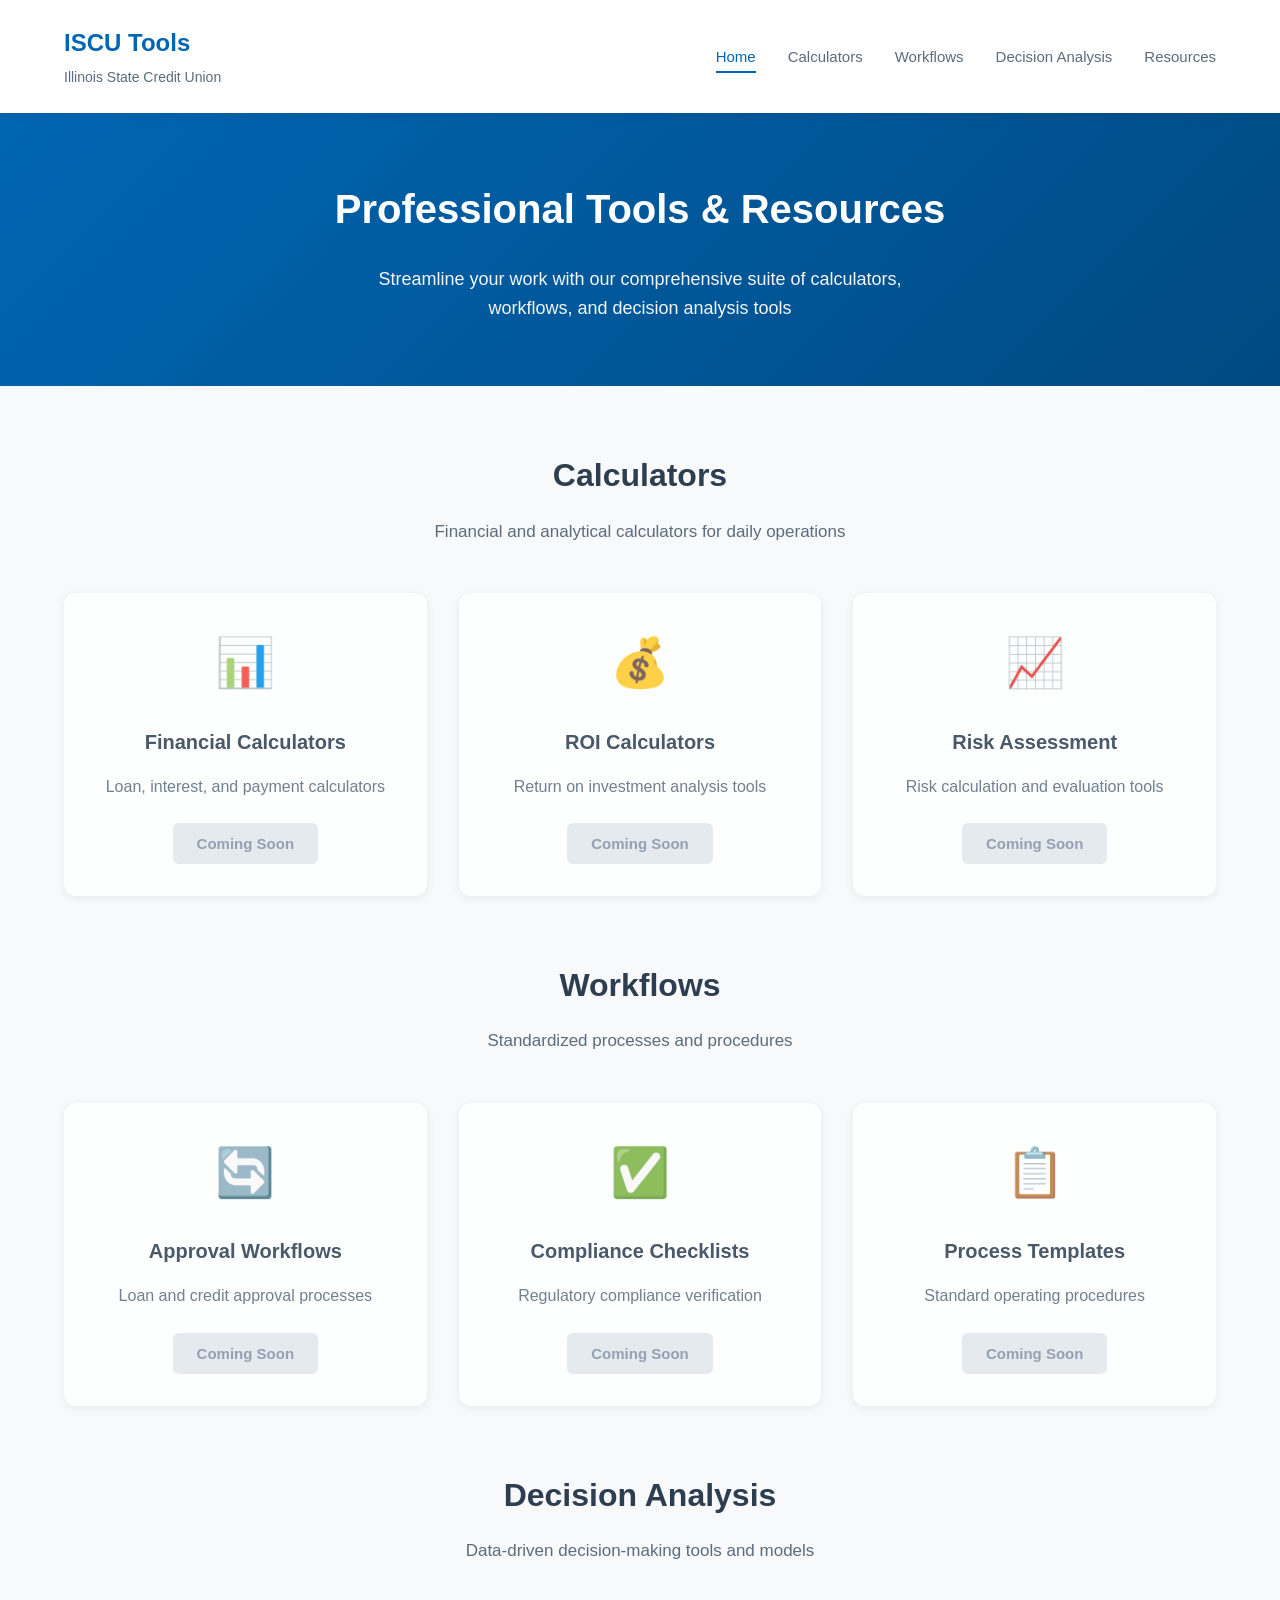
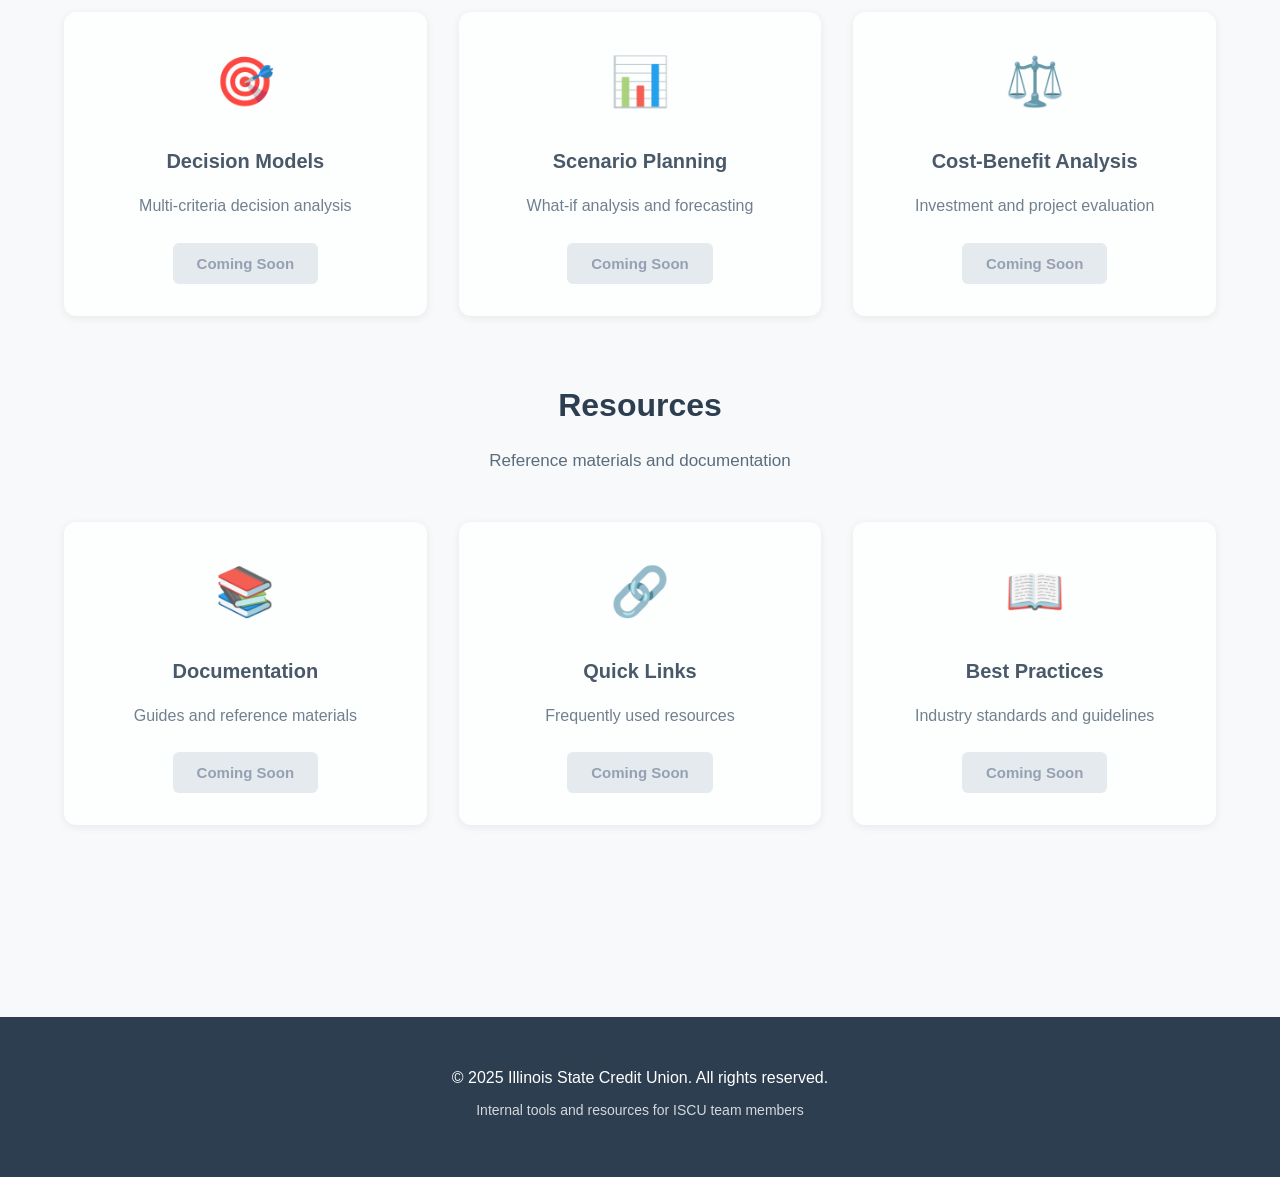
<file: index.html>
<!DOCTYPE html>
<html lang="en">
<head>
    <meta charset="UTF-8">
    <meta name="viewport" content="width=device-width, initial-scale=1.0">
    <title>Illinois State Credit Union - Tools & Resources</title>
    <meta name="description" content="Professional tools, calculators, and decision analysis resources for Illinois State Credit Union">
    <link rel="stylesheet" href="css/styles.css">
</head>
<body>
    <!-- Header -->
    <header class="main-header">
        <div class="container">
            <div class="header-content">
                <div class="logo">
                    <h1>ISCU Tools</h1>
                    <p class="subtitle">Illinois State Credit Union</p>
                </div>
                <button class="mobile-menu-toggle" aria-label="Toggle navigation">
                    <span></span>
                    <span></span>
                    <span></span>
                </button>
                <nav class="main-nav">
                    <ul>
                        <li><a href="#home" class="active">Home</a></li>
                        <li><a href="#calculators">Calculators</a></li>
                        <li><a href="#workflows">Workflows</a></li>
                        <li><a href="#analysis">Decision Analysis</a></li>
                        <li><a href="#resources">Resources</a></li>
                    </ul>
                </nav>
            </div>
        </div>
    </header>

    <!-- Hero Section -->
    <section id="home" class="hero">
        <div class="container">
            <div class="hero-content">
                <h2>Professional Tools & Resources</h2>
                <p>Streamline your work with our comprehensive suite of calculators, workflows, and decision analysis tools</p>
            </div>
        </div>
    </section>

    <!-- Main Content -->
    <main class="main-content">
        <div class="container">

            <!-- Calculators Section -->
            <section id="calculators" class="tool-section">
                <div class="section-header">
                    <h2>Calculators</h2>
                    <p>Financial and analytical calculators for daily operations</p>
                </div>
                <div class="tool-grid">
                    <div class="tool-card placeholder">
                        <div class="tool-icon">📊</div>
                        <h3>Financial Calculators</h3>
                        <p>Loan, interest, and payment calculators</p>
                        <button class="btn-primary" disabled>Coming Soon</button>
                    </div>
                    <div class="tool-card placeholder">
                        <div class="tool-icon">💰</div>
                        <h3>ROI Calculators</h3>
                        <p>Return on investment analysis tools</p>
                        <button class="btn-primary" disabled>Coming Soon</button>
                    </div>
                    <div class="tool-card placeholder">
                        <div class="tool-icon">📈</div>
                        <h3>Risk Assessment</h3>
                        <p>Risk calculation and evaluation tools</p>
                        <button class="btn-primary" disabled>Coming Soon</button>
                    </div>
                </div>
            </section>

            <!-- Workflows Section -->
            <section id="workflows" class="tool-section">
                <div class="section-header">
                    <h2>Workflows</h2>
                    <p>Standardized processes and procedures</p>
                </div>
                <div class="tool-grid">
                    <div class="tool-card placeholder">
                        <div class="tool-icon">🔄</div>
                        <h3>Approval Workflows</h3>
                        <p>Loan and credit approval processes</p>
                        <button class="btn-primary" disabled>Coming Soon</button>
                    </div>
                    <div class="tool-card placeholder">
                        <div class="tool-icon">✅</div>
                        <h3>Compliance Checklists</h3>
                        <p>Regulatory compliance verification</p>
                        <button class="btn-primary" disabled>Coming Soon</button>
                    </div>
                    <div class="tool-card placeholder">
                        <div class="tool-icon">📋</div>
                        <h3>Process Templates</h3>
                        <p>Standard operating procedures</p>
                        <button class="btn-primary" disabled>Coming Soon</button>
                    </div>
                </div>
            </section>

            <!-- Decision Analysis Section -->
            <section id="analysis" class="tool-section">
                <div class="section-header">
                    <h2>Decision Analysis</h2>
                    <p>Data-driven decision-making tools and models</p>
                </div>
                <div class="tool-grid">
                    <div class="tool-card placeholder">
                        <div class="tool-icon">🎯</div>
                        <h3>Decision Models</h3>
                        <p>Multi-criteria decision analysis</p>
                        <button class="btn-primary" disabled>Coming Soon</button>
                    </div>
                    <div class="tool-card placeholder">
                        <div class="tool-icon">📊</div>
                        <h3>Scenario Planning</h3>
                        <p>What-if analysis and forecasting</p>
                        <button class="btn-primary" disabled>Coming Soon</button>
                    </div>
                    <div class="tool-card placeholder">
                        <div class="tool-icon">⚖️</div>
                        <h3>Cost-Benefit Analysis</h3>
                        <p>Investment and project evaluation</p>
                        <button class="btn-primary" disabled>Coming Soon</button>
                    </div>
                </div>
            </section>

            <!-- Resources Section -->
            <section id="resources" class="tool-section">
                <div class="section-header">
                    <h2>Resources</h2>
                    <p>Reference materials and documentation</p>
                </div>
                <div class="tool-grid">
                    <div class="tool-card placeholder">
                        <div class="tool-icon">📚</div>
                        <h3>Documentation</h3>
                        <p>Guides and reference materials</p>
                        <button class="btn-primary" disabled>Coming Soon</button>
                    </div>
                    <div class="tool-card placeholder">
                        <div class="tool-icon">🔗</div>
                        <h3>Quick Links</h3>
                        <p>Frequently used resources</p>
                        <button class="btn-primary" disabled>Coming Soon</button>
                    </div>
                    <div class="tool-card placeholder">
                        <div class="tool-icon">📖</div>
                        <h3>Best Practices</h3>
                        <p>Industry standards and guidelines</p>
                        <button class="btn-primary" disabled>Coming Soon</button>
                    </div>
                </div>
            </section>

        </div>
    </main>

    <!-- Footer -->
    <footer class="main-footer">
        <div class="container">
            <div class="footer-content">
                <p>&copy; 2025 Illinois State Credit Union. All rights reserved.</p>
                <p class="footer-note">Internal tools and resources for ISCU team members</p>
            </div>
        </div>
    </footer>

    <script src="js/main.js"></script>
</body>
</html>
</file>
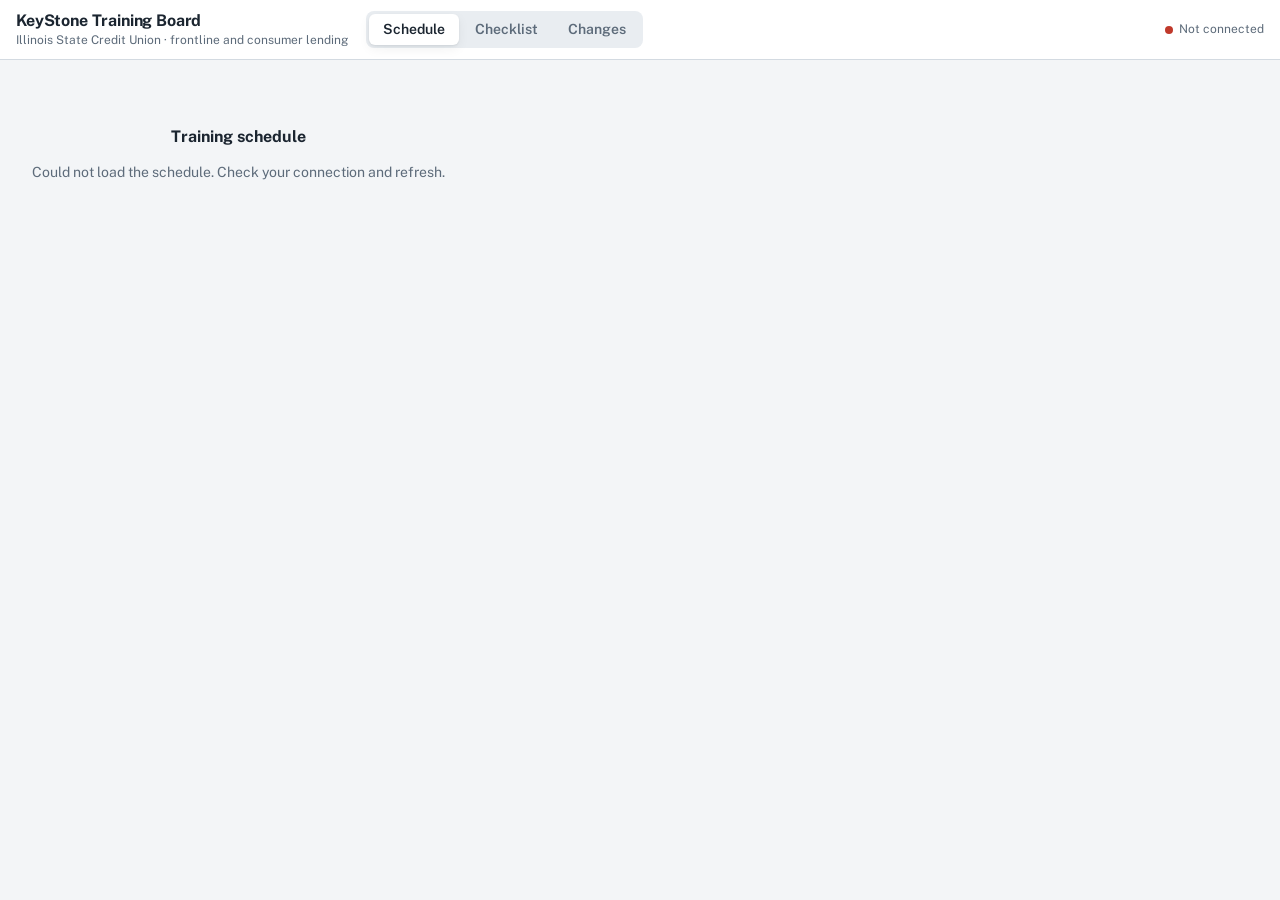
<file: training-board/index.html>
<!doctype html>
<html lang="en">
<head>
<meta charset="utf-8">
<meta name="viewport" content="width=device-width, initial-scale=1, viewport-fit=cover">
<meta name="robots" content="noindex">
<style>html{color-scheme:light}body{margin:0;font:14px system-ui,sans-serif}img{max-width:100%}[hidden]{display:none!important}</style>
<title>KeyStone Training Board</title>
<link rel="stylesheet" href="https://fonts.googleapis.com/css2?family=Public+Sans:wght@400;500;600;700&family=JetBrains+Mono:wght@400;500&display=swap">
<style>
/* Layout: a fixed top bar with two views; Schedule is a horizontally scrolling board of day columns, Checklist is a vertical list of sessions. */
:root {
  --bg: #f3f5f7;
  --surface: #ffffff;
  --surface-2: #e9edf1;
  --line: #d3dae1;
  --fg: #1b2530;
  --muted: #5d6b7a;
  --faint: #8b97a4;
  --accent: #1f5f8b;
  --accent-fg: #ffffff;
  --accent-soft: #e1edf6;
  --ok: #2b7a4b;
  --ok-soft: #e2f2e8;
  --warn: #a35a00;
  --drop: #cfe3f3;
  --shadow: 0 1px 2px rgba(20,30,40,.08), 0 4px 12px rgba(20,30,40,.06);
  --b-center: #1f5f8b;
  --b-airport: #b0562a;
  --b-wnco: #6b4fa0;
  --b-ottawa: #2b7a4b;
  --b-bsc: #b8860b;
  --b-call: #8a2f5e;
  --b-other: #6e7a86;
  --font: "Public Sans", system-ui, -apple-system, "Segoe UI", sans-serif;
  --mono: "JetBrains Mono", ui-monospace, Menlo, Consolas, monospace;
}
@media (prefers-color-scheme: dark) {
  :root:not([data-theme="light"]) {
    --bg: #141a20; --surface: #1d252d; --surface-2: #262f38; --line: #36414c;
    --fg: #e6ebf0; --muted: #a2adb8; --faint: #6f7b87;
    --accent: #6fb0e0; --accent-fg: #0e1a24; --accent-soft: #223647;
    --ok: #67c08a; --ok-soft: #1f3a2b; --warn: #e0a24a; --drop: #2a4258;
    --shadow: 0 1px 2px rgba(0,0,0,.4), 0 4px 12px rgba(0,0,0,.3);
    --b-center: #7cb8e6; --b-airport: #e8936a; --b-wnco: #b39ae0; --b-ottawa: #76c796; --b-bsc: #e0b84a; --b-call: #e07ab0; --b-other: #98a4b0;
    color-scheme: dark;
  }
}
:root[data-theme="dark"] {
  --bg: #141a20; --surface: #1d252d; --surface-2: #262f38; --line: #36414c;
  --fg: #e6ebf0; --muted: #a2adb8; --faint: #6f7b87;
  --accent: #6fb0e0; --accent-fg: #0e1a24; --accent-soft: #223647;
  --ok: #67c08a; --ok-soft: #1f3a2b; --warn: #e0a24a; --drop: #2a4258;
  --shadow: 0 1px 2px rgba(0,0,0,.4), 0 4px 12px rgba(0,0,0,.3);
  --b-center: #7cb8e6; --b-airport: #e8936a; --b-wnco: #b39ae0; --b-ottawa: #76c796; --b-bsc: #e0b84a; --b-call: #e07ab0; --b-other: #98a4b0;
  color-scheme: dark;
}
* { box-sizing: border-box; }
body { background: var(--bg); color: var(--fg); font-family: var(--font); font-size: 14px; line-height: 1.4; }
button, input, select { font: inherit; color: inherit; }
button { cursor: pointer; }
:focus-visible { outline: 2px solid var(--accent); outline-offset: 2px; }

.topbar { position: sticky; top: env(safe-area-inset-top, 0px); z-index: 20; background: var(--surface); border-bottom: 1px solid var(--line); padding: 10px 16px; display: flex; flex-wrap: wrap; align-items: center; gap: 10px 18px; }
.brand { display: flex; flex-direction: column; min-width: 0; }
.brand h1 { margin: 0; font-size: 16px; font-weight: 700; letter-spacing: -.01em; }
.brand .sub { color: var(--muted); font-size: 12px; }
.tabs { display: flex; gap: 2px; background: var(--surface-2); padding: 3px; border-radius: 8px; }
.tab { border: 0; background: transparent; padding: 6px 14px; border-radius: 6px; color: var(--muted); font-weight: 600; }
.tab[aria-selected="true"] { background: var(--surface); color: var(--fg); box-shadow: var(--shadow); }
.spacer { flex: 1; }
.stat { font-family: var(--mono); font-size: 12px; color: var(--muted); white-space: nowrap; }
.status { font-size: 12px; color: var(--muted); display: flex; align-items: center; gap: 6px; }
.status .dot { width: 8px; height: 8px; border-radius: 50%; background: var(--faint); }
.status.live .dot { background: var(--ok); }
.status.ro .dot { background: var(--warn); }
.status.err .dot { background: #c0392b; }
.btn { border: 1px solid var(--line); background: var(--surface); border-radius: 7px; padding: 6px 12px; font-weight: 600; font-size: 13px; }
.btn:hover { background: var(--surface-2); }
.btn.primary { background: var(--accent); color: var(--accent-fg); border-color: var(--accent); }
.btn.primary:hover { filter: brightness(1.08); }
.btn.small { padding: 4px 9px; font-size: 12px; }
.btn:disabled { opacity: .5; cursor: default; }

.view { padding-block: 14px 24px; }
.view[hidden] { display: none; }

/* ---------- Board ---------- */
.legend { display: flex; flex-wrap: wrap; gap: 6px 14px; padding: 0 16px 10px; font-size: 12px; color: var(--muted); align-items: center; }
.legend .hint { color: var(--faint); }
.bdot { display: inline-block; width: 8px; height: 8px; border-radius: 50%; margin-right: 5px; vertical-align: 1px; }
.board { display: flex; gap: 12px; overflow-x: auto; padding: 2px 16px 16px; scroll-snap-type: x proximity; align-items: flex-start; }
.col { flex: 0 0 236px; width: 236px; background: var(--surface-2); border: 1px solid var(--line); border-radius: 10px; display: flex; flex-direction: column; scroll-snap-align: start; min-height: 160px; transition: background .12s; }
.col.bench { background: transparent; border-style: dashed; }
.col.over { background: var(--drop); }
.colhead { padding: 10px 10px 8px; border-bottom: 1px solid var(--line); display: flex; flex-direction: column; gap: 6px; }
.colhead .row { display: flex; align-items: baseline; gap: 6px; }
.colhead .wd { font-weight: 700; font-size: 13px; }
.colhead .date { font-family: var(--mono); font-size: 12px; color: var(--muted); }
.colhead .time { font-family: var(--mono); font-size: 11px; color: var(--faint); border: 0; background: transparent; padding: 0 2px; width: 7.5em; min-width: 0; border-radius: 4px; }
.colhead .time:hover { background: var(--surface); color: var(--muted); }
.colhead .time:focus { background: var(--surface); color: var(--fg); outline: 1px solid var(--accent); }
.colhead .time::placeholder { color: var(--faint); }
.colhead span.time { width: auto; }
.part { font-size: 10px; font-weight: 700; letter-spacing: .06em; text-transform: uppercase; color: var(--accent); background: var(--accent-soft); border-radius: 4px; padding: 1px 5px; }
.colhead .count { margin-left: auto; font-family: var(--mono); font-size: 12px; color: var(--muted); }
.title-in { width: 100%; border: 1px solid transparent; background: var(--surface); border-radius: 6px; padding: 5px 7px; font-size: 13px; font-weight: 600; }
.title-in::placeholder { color: var(--faint); font-weight: 500; }
.title-in:hover { border-color: var(--line); }
.title-in:focus { border-color: var(--accent); outline: none; }
.titles { display: flex; flex-direction: column; gap: 4px; }
.titles .trow { display: flex; gap: 4px; align-items: center; }
.titles .trow .title-in { flex: 1; min-width: 0; }
.titles .trow .rm { border: 0; background: transparent; color: var(--faint); font-size: 14px; line-height: 1; padding: 2px 5px; border-radius: 5px; }
.titles .trow .rm:hover { color: var(--warn); background: var(--surface); }
.addt { border: 0; background: transparent; color: var(--accent); font-size: 11px; font-weight: 600; padding: 0; text-align: left; }
.addt:hover { text-decoration: underline; }
.loc { display: flex; align-items: center; gap: 6px; font-size: 11px; color: var(--muted); }
.loc .lbl { font-weight: 600; letter-spacing: .04em; text-transform: uppercase; font-size: 10px; }
.loc select { flex: 1; min-width: 0; border: 1px solid transparent; background: var(--surface); border-radius: 6px; padding: 3px 5px; font-size: 12px; font-weight: 600; color: var(--fg); }
.loc select:hover { border-color: var(--line); }
.loc select.unset { color: var(--faint); font-weight: 500; }
.loc .ro { font-weight: 600; color: var(--fg); font-size: 12px; }
.loc .ro.unset { color: var(--faint); font-weight: 500; }
.card .rt { grid-column: 1; margin-top: 4px; display: flex; align-items: center; gap: 4px; font-size: 11px; color: var(--muted); }
.card .rt select { flex: 1; min-width: 0; border: 1px solid var(--line); background: var(--surface-2); border-radius: 5px; padding: 2px 4px; font-size: 11px; font-weight: 600; color: var(--fg); }
.card .rt select.unset { color: var(--faint); font-weight: 500; }
.card .rt .ro { font-weight: 600; color: var(--fg); }
.card .rt .ro.unset { color: var(--faint); font-weight: 500; }
.card .moved { grid-column: 1; font-size: 10.5px; color: var(--warn); margin-top: 2px; white-space: nowrap; overflow: hidden; text-overflow: ellipsis; }
.cover { display: flex; flex-wrap: wrap; gap: 3px 8px; font-size: 11px; color: var(--muted); min-height: 14px; }
.cover span { white-space: nowrap; }
.cover b { font-weight: 600; color: var(--fg); }
.cards { padding: 8px; display: flex; flex-direction: column; gap: 6px; min-height: 48px; flex: 1; }
.card { background: var(--surface); border: 1px solid var(--line); border-radius: 8px; padding: 7px 8px 7px 10px; box-shadow: var(--shadow); cursor: grab; position: relative; display: grid; grid-template-columns: 1fr auto; gap: 0 6px; user-select: none; -webkit-user-select: none; border-left: 3px solid var(--bc, var(--b-other)); }
.card:active { cursor: grabbing; }
.card.dragging { opacity: .35; }
.card .name { font-weight: 600; font-size: 13px; line-height: 1.25; }
.card .meta { grid-column: 1; font-size: 11px; color: var(--muted); margin-top: 2px; white-space: nowrap; overflow: hidden; text-overflow: ellipsis; }
.card .meta .br { color: var(--bc, var(--muted)); font-weight: 600; }
.card .done-mark { grid-column: 2; grid-row: 1 / span 4; align-self: center; color: var(--ok); font-size: 14px; font-weight: 700; display: none; }
.card.done .done-mark { display: block; }
.card .mv { grid-column: 2; grid-row: 1 / span 4; align-self: center; border: 0; background: transparent; color: var(--faint); border-radius: 5px; padding: 2px 4px; font-size: 14px; line-height: 1; opacity: 0; }
.card:hover .mv, .card:focus-within .mv { opacity: 1; }
.card.done .mv { display: none; }
.card.done:hover .mv { display: block; } .card.done:hover .done-mark { display: none; }
@media (hover: none) { .card .mv { opacity: 1; } }
.placeholder { height: 40px; border: 2px dashed var(--accent); border-radius: 8px; background: var(--accent-soft); }
.colfoot { padding: 4px 8px 8px; display: flex; gap: 6px; align-items: center; }
.colfoot .btn { flex: 1; color: var(--muted); border-color: transparent; background: transparent; font-weight: 500; text-align: left; }
.colfoot .btn:hover { background: var(--surface); border-color: var(--line); }
.colfoot .del { flex: 0; color: var(--faint); }
.addcol { flex: 0 0 180px; display: flex; align-items: flex-start; }
.empty { padding: 40px 16px; color: var(--muted); text-align: center; }
.empty h2 { font-size: 16px; margin: 0 0 6px; color: var(--fg); }

/* ---------- Checklist ---------- */
.wrap { max-width: 880px; margin: 0 auto; padding: 0 16px; }
.ctl { display: flex; flex-wrap: wrap; gap: 8px 16px; align-items: center; margin-bottom: 14px; }
.ctl .tabs { font-size: 13px; }
.overall { font-family: var(--mono); font-size: 12px; color: var(--muted); margin-left: auto; }
.sec { background: var(--surface); border: 1px solid var(--line); border-radius: 10px; margin-bottom: 12px; overflow: hidden; }
.sechead { padding: 10px 14px; display: grid; grid-template-columns: 1fr auto; gap: 2px 12px; align-items: center; border-bottom: 1px solid var(--line); }
.sechead .t { font-weight: 700; font-size: 14px; }
.sechead .t .untitled { color: var(--faint); font-weight: 500; }
.sechead .d { font-family: var(--mono); font-size: 12px; color: var(--muted); }
.sechead .prog { grid-column: 2; grid-row: 1 / span 2; display: flex; flex-direction: column; align-items: flex-end; gap: 4px; }
.sechead .prog .n { font-family: var(--mono); font-size: 12px; color: var(--muted); }
.bar { width: 110px; height: 6px; background: var(--surface-2); border-radius: 3px; overflow: hidden; }
.bar i { display: block; height: 100%; background: var(--ok); width: 0; transition: width .2s; }
.sec.complete .bar i { background: var(--ok); }
.sec.complete .sechead .t::after { content: " ✓"; color: var(--ok); }
.rows { display: grid; grid-template-columns: repeat(auto-fill, minmax(260px, 1fr)); }
.row-p { display: flex; align-items: center; gap: 10px; padding: 8px 14px; border-bottom: 1px solid var(--line); cursor: pointer; }
.row-p:hover { background: var(--surface-2); }
.row-p input { width: 17px; height: 17px; accent-color: var(--ok); margin: 0; flex: none; }
.row-p .nm { font-weight: 500; }
.row-p .br { font-size: 11px; color: var(--bc, var(--muted)); font-weight: 600; margin-left: 6px; }
.row-p.checked .nm { color: var(--muted); text-decoration: line-through; text-decoration-color: var(--line); }
.row-p .sub { font-size: 11px; color: var(--muted); }
.row-p[aria-disabled="true"] { cursor: default; }
.sechead .loc-tag { font-size: 11px; color: var(--muted); }
.sechead .loc-tag b { color: var(--fg); font-weight: 600; }

/* ---------- Changes ---------- */
.ctl .ctl-title { font-weight: 600; color: var(--muted); font-size: 13px; }
.logrow { display: grid; grid-template-columns: 120px 1fr; gap: 4px 14px; padding: 9px 14px; border-bottom: 1px solid var(--line); background: var(--surface); font-size: 13px; }
.logrow:first-child { border-radius: 10px 10px 0 0; }
.logrow:last-child { border-radius: 0 0 10px 10px; }
.logwrap { border: 1px solid var(--line); border-radius: 10px; overflow: hidden; }
.logrow .when { font-family: var(--mono); font-size: 11px; color: var(--muted); padding-top: 2px; }
.logrow .who { font-weight: 600; }
.logrow .what { color: var(--muted); }
.logrow .what b { color: var(--fg); font-weight: 600; }
.logrow.del .who { color: var(--warn); }
@media (max-width: 600px) { .logrow { grid-template-columns: 1fr; } }
.pop .danger { border: 0; background: transparent; color: var(--warn); font-size: 12px; font-weight: 600; padding: 0; text-align: left; }
.pop .danger:hover { text-decoration: underline; }
.btn.warn { background: var(--warn); border-color: var(--warn); color: #fff; }

/* ---------- Popover / dialog ---------- */
.pop { position: fixed; z-index: 50; background: var(--surface); border: 1px solid var(--line); border-radius: 10px; box-shadow: var(--shadow); padding: 12px; min-width: 240px; max-width: calc(100vw - 32px); display: flex; flex-direction: column; gap: 8px; }
.pop label { font-size: 11px; font-weight: 600; color: var(--muted); text-transform: uppercase; letter-spacing: .05em; }
.pop select, .pop input { width: 100%; border: 1px solid var(--line); background: var(--surface); border-radius: 6px; padding: 6px 8px; }
.pop .actions { display: flex; gap: 6px; justify-content: flex-end; margin-top: 2px; }
.pop .err { color: var(--warn); font-size: 12px; }
.backdrop { position: fixed; inset: 0; z-index: 40; }
.toast { position: fixed; left: 50%; bottom: calc(16px + env(safe-area-inset-bottom, 0px)); transform: translateX(-50%); background: var(--fg); color: var(--bg); padding: 8px 14px; border-radius: 8px; font-size: 13px; z-index: 60; box-shadow: var(--shadow); }
@media (max-width: 600px) {
  .col { flex-basis: 82vw; width: 82vw; }
  .topbar .sub { display: none; }
}
@media (prefers-reduced-motion: reduce) { * { transition: none !important; } }
</style>

</head>
<body>
<header class="topbar">
  <div class="brand">
    <h1>KeyStone Training Board</h1>
    <span class="sub">Illinois State Credit Union · frontline and consumer lending</span>
  </div>
  <div class="tabs" role="tablist">
    <button class="tab" id="tab-board" role="tab" aria-selected="true" data-view="board">Schedule</button>
    <button class="tab" id="tab-check" role="tab" aria-selected="false" data-view="check">Checklist</button>
    <button class="tab" id="tab-log" role="tab" aria-selected="false" data-view="log">Changes</button>
  </div>
  <div class="spacer"></div>
  <span class="stat" id="stat"></span>
  <span class="status" id="status"><span class="dot"></span><span id="status-text">Connecting…</span></span>
</header>

<section class="view" id="view-board">
  <div class="legend" id="legend"></div>
  <div class="board" id="board"></div>
</section>

<section class="view" id="view-check" hidden>
  <div class="wrap">
    <div class="ctl">
      <div class="tabs" role="tablist">
        <button class="tab" id="grp-session" role="tab" aria-selected="true" data-group="session">By training</button>
        <button class="tab" id="grp-person" role="tab" aria-selected="false" data-group="person">By person</button>
      </div>
      <span class="overall" id="overall"></span>
    </div>
    <div id="checklist"></div>
  </div>
</section>

<section class="view" id="view-log" hidden>
  <div class="wrap">
    <div class="ctl">
      <span class="ctl-title">Who was moved, from where, and when</span>
      <span class="overall" id="log-count"></span>
      <button class="btn small" id="log-clear" hidden>Clear history</button>
    </div>
    <div id="log"></div>
  </div>
</section>

<script>
(function () {
  'use strict';
  // ---------- state ----------
  const S = { sessions: {}, people: {}, ready: false, canWrite: null, view: 'board', group: 'session', db: null, dragging: null };
  const BENCH = 'unassigned';
  // B/N = Bloomington-Normal (Center St, BSC, Airport). Older branch names still map to the same color.
  const BRANCH_KEY = { 'B/N': 'center', 'Center': 'center', 'Airport': 'center', 'BSC': 'center', 'WNCO': 'wnco', 'Ottawa': 'ottawa', 'Call Center': 'call' };
  const BRANCH_ORDER = ['B/N', 'WNCO', 'Ottawa', 'Call Center'];
  const $ = (id) => document.getElementById(id);
  const el = (tag, cls, text) => { const e = document.createElement(tag); if (cls) e.className = cls; if (text != null) e.textContent = text; return e; };
  const bcolor = (branch) => 'var(--b-' + (BRANCH_KEY[branch] || 'other') + ')';
  const fullName = (p) => (p.first + ' ' + p.last).trim();
  const WD = ['Sun', 'Mon', 'Tue', 'Wed', 'Thu', 'Fri', 'Sat'];
  const MO = ['Jan', 'Feb', 'Mar', 'Apr', 'May', 'Jun', 'Jul', 'Aug', 'Sep', 'Oct', 'Nov', 'Dec'];
  function fmtDate(iso) {
    const [y, m, d] = iso.split('-').map(Number);
    const dt = new Date(y, m - 1, d);
    return { wd: WD[dt.getDay()], date: MO[m - 1] + ' ' + d };
  }
  function orderedSessions() {
    return Object.values(S.sessions).filter(s => s.id !== BENCH).sort((a, b) => (a.sort || '').localeCompare(b.sort || ''));
  }
  function personSort(a, b) { return (a.last + a.first).localeCompare(b.last + b.first); }

  // ---------- persistence (hosted: one JSON document behind /api/state) ----------
  const API = 'https://izdtdxokzvndkiuqbjyo.supabase.co/functions/v1/training-board/api';
  S.version = 0; S.token = ''; S.dirty = false; S.saving = false;
  let saveTimer = null;
  function setStatus(cls, text) { const st = $('status'); st.classList.remove('live', 'ro', 'err'); if (cls) st.classList.add(cls); $('status-text').textContent = text; }
  const LOCATIONS = ['Center St', 'Ottawa', 'Loves Park', 'Virtual (any location)'];
  const LOG_MAX = 400;
  S.log = [];
  function serialize() {
    const sessions = {};
    Object.values(S.sessions).forEach(s => {
      if (s.virtual && !s.people.length) return;
      const b = { date: s.date || '', part: s.part || '', sort: s.sort || '', titles: s.titles.slice(), start: s.start || '', people: s.people.slice(), done: Object.assign({}, s.done), moved: Object.assign({}, s.moved) };
      if (s.kind) b.kind = s.kind; sessions[s.id] = b;
    });
    const people = {};
    Object.values(S.people).forEach(p => { people[p.id] = { first: p.first, last: p.last, branch: p.branch, role: p.role || '', dept: p.dept || '', reportTo: p.reportTo || '' }; });
    return { people, sessions, log: S.log.slice(-LOG_MAX) };
  }
  function applyState(data, version) {
    const next = {};
    Object.entries(data.sessions || {}).forEach(([id, b]) => {
      let titles = Array.isArray(b.titles) ? b.titles.filter(t => typeof t === 'string') : [];
      if (!titles.length && b.title) titles = [b.title];
      if (!titles.length) titles = [''];
      next[id] = { id, date: b.date || '', part: b.part || '', sort: b.sort || '', titles, start: typeof b.start === 'string' ? b.start : '', people: Array.isArray(b.people) ? b.people.slice() : [], done: Object.assign({}, b.done || {}), moved: Object.assign({}, b.moved || {}), kind: b.kind || '' };
    });
    if (!next[BENCH]) next[BENCH] = { id: BENCH, date: '', part: '', sort: 'zzz', titles: [''], people: [], done: {}, moved: {}, kind: 'bench', virtual: true };
    S.sessions = next;
    const ppl = {};
    Object.entries(data.people || {}).forEach(([id, b]) => { ppl[id] = { id, first: b.first || '', last: b.last || '', branch: b.branch || '', role: b.role || '', dept: b.dept || '', reportTo: b.reportTo || '' }; });
    S.people = ppl; S.log = Array.isArray(data.log) ? data.log.slice(-LOG_MAX) : []; S.version = version; S.ready = true; render();
  }
  function shortLabel(s) { if (!s) return '?'; if (s.id === BENCH) return 'Unassigned'; const f = fmtDate(s.date); return f.wd + ' ' + f.date + (s.part ? ' ' + s.part : ''); }
  function logEvent(type, pid, from, to) {
    const p = S.people[pid];
    S.log.push({ at: Date.now(), type, pid, name: p ? fullName(p) : pid, from: from ? from.id : '', fromLabel: from ? shortLabel(from) : '', to: to ? to.id : '', toLabel: to ? shortLabel(to) : '' });
    if (S.log.length > LOG_MAX) S.log = S.log.slice(-LOG_MAX);
  }
  function scheduleSave() {
    if (!S.canWrite) return;
    S.dirty = true; setStatus('live', 'Saving…');
    clearTimeout(saveTimer); saveTimer = setTimeout(saveNow, 500);
  }
  async function saveNow() {
    if (!S.canWrite || S.saving) { if (S.dirty) { clearTimeout(saveTimer); saveTimer = setTimeout(saveNow, 400); } return; }
    S.saving = true; S.dirty = false;
    try {
      const res = await fetch(API + '/state', { method: 'PUT', headers: { 'Content-Type': 'application/json', 'X-Edit-Token': S.token }, body: JSON.stringify({ version: S.version, data: serialize() }) });
      if (res.status === 409) { const j = await res.json(); toast('The board changed in another window. Reloaded the latest version.'); applyState(j.data, j.version); }
      else if (res.status === 401) { setReadOnly(); toast('Your edit link is no longer valid.'); }
      else if (!res.ok) { throw new Error('HTTP ' + res.status); }
      else { const j = await res.json(); S.version = j.version; if (!S.dirty) setStatus('live', 'Saved · editing'); }
    } catch (e) { console.error(e); S.dirty = true; setStatus('err', 'Not saved. Retrying…'); clearTimeout(saveTimer); saveTimer = setTimeout(saveNow, 3000); }
    finally { S.saving = false; if (S.dirty) { clearTimeout(saveTimer); saveTimer = setTimeout(saveNow, 300); } }
  }
  const writeSession = () => scheduleSave();
  const writePerson = () => scheduleSave();
  const deleteSessionDoc = () => scheduleSave();
  function setReadOnly() { S.canWrite = false; S.token = ''; try { localStorage.removeItem('ktb-token'); } catch (e) {} setStatus('ro', 'View only'); render(); }
  async function poll() {
    if (S.dirty || S.saving) return;
    try {
      const res = await fetch(API + '/state?v=' + S.version, { cache: 'no-store' });
      if (!res.ok) return;
      const j = await res.json();
      if (j.unchanged || j.version === S.version) return;
      const a = document.activeElement; if (a && (a.tagName === 'SELECT' || (a.classList && (a.classList.contains('title-in') || a.classList.contains('time'))))) return;
      if (S.dragging) return;
      applyState(j.data, j.version);
    } catch (e) { /* offline; try again next tick */ }
  }
  async function connect() {
    // Edit mode: the private link carries ?edit=TOKEN once; it is kept in this browser afterwards.
    const u = new URL(location.href); const qt = u.searchParams.get('edit');
    if (qt) { S.token = qt; try { localStorage.setItem('ktb-token', qt); } catch (e) {} u.searchParams.delete('edit'); history.replaceState(null, '', u.pathname + (u.search || '') + u.hash); }
    else { try { S.token = localStorage.getItem('ktb-token') || ''; } catch (e) {} }
    if (S.token) {
      try { const r = await fetch(API + '/auth', { headers: { 'X-Edit-Token': S.token } }); S.canWrite = r.ok; } catch (e) { S.canWrite = false; }
      if (!S.canWrite) { S.token = ''; try { localStorage.removeItem('ktb-token'); } catch (e) {} }
    } else S.canWrite = false;
    setStatus(S.canWrite ? 'live' : 'ro', S.canWrite ? 'Editing' : 'View only');
    try {
      const res = await fetch(API + '/state', { cache: 'no-store' });
      if (!res.ok) throw new Error('HTTP ' + res.status);
      const j = await res.json(); applyState(j.data, j.version);
    } catch (e) { console.error(e); showEmpty('Could not load the schedule. Check your connection and refresh.'); setStatus('err', 'Not connected'); return; }
    setInterval(poll, 12000);
    document.addEventListener('visibilitychange', () => { if (!document.hidden) poll(); });
  }
  // ---------- mutations ----------
  function movePerson(pid, fromId, toId, index) {
    const from = S.sessions[fromId], to = S.sessions[toId];
    if (!from || !to) return;
    if (fromId === toId) {
      const cur = from.people.indexOf(pid); if (cur < 0) return;
      const arr = from.people.slice(); arr.splice(cur, 1);
      const idx = Math.max(0, Math.min(index == null ? arr.length : index, arr.length)); arr.splice(idx, 0, pid);
      if (arr.join() === from.people.join()) return;
      from.people = arr; render(); writeSession(fromId); return;
    }
    if (to.people.includes(pid)) { toast(fullName(S.people[pid] || { first: 'That person', last: '' }) + ' is already on that day.'); return; }
    from.people = from.people.filter(x => x !== pid); delete from.done[pid];
    // Remember the original day: if the person was already moved once, keep the first origin; moving back home clears it.
    const prev = from.moved[pid];
    const origin = (prev && prev.from) || fromId;
    const originLabel = S.sessions[origin] ? shortLabel(S.sessions[origin]) : ((prev && prev.fromLabel) || shortLabel(from));
    delete from.moved[pid];
    if (origin === toId) delete to.moved[pid]; else to.moved[pid] = { from: origin, fromLabel: originLabel, at: Date.now() };
    const arr = to.people.slice(); arr.splice(Math.max(0, Math.min(index == null ? arr.length : index, arr.length)), 0, pid); to.people = arr;
    logEvent('move', pid, from, to);
    render();
    writeSession(toId);
    if (from.virtual && from.people.length === 0) return;
    writeSession(fromId);
  }
  function addToSession(sid, pid) {
    const s = S.sessions[sid]; if (!s) return;
    if (s.people.includes(pid)) { toast('Already on this day.'); return; }
    s.people = s.people.concat([pid]); logEvent('add', pid, null, s); render(); writeSession(sid);
  }
  function deletePerson(pid) {
    const p = S.people[pid]; if (!p) return;
    const days = Object.values(S.sessions).filter(s => s.people.includes(pid));
    days.forEach(s => { s.people = s.people.filter(x => x !== pid); delete s.done[pid]; delete s.moved[pid]; });
    logEvent('delete', pid, null, null);
    delete S.people[pid];
    render(); scheduleSave();
    toast(fullName(p) + ' removed from the board.');
  }
  function setReportTo(pid, loc) { const p = S.people[pid]; if (!p) return; p.reportTo = loc || ''; render(); writePerson(pid); }
  function setReportToAll(sid, loc) { const s = S.sessions[sid]; if (!s) return; s.people.forEach(pid => { if (S.people[pid]) S.people[pid].reportTo = loc || ''; }); render(); scheduleSave(); }
  function addTitle(sid) { const s = S.sessions[sid]; if (!s) return; s.titles = s.titles.concat(['']); render(); const inp = $('title-' + sid + '-' + (s.titles.length - 1)); if (inp) inp.focus(); }
  function removeTitle(sid, i) { const s = S.sessions[sid]; if (!s || s.titles.length <= 1) return; s.titles = s.titles.filter((_, k) => k !== i); render(); writeSession(sid); }
  function toggleDone(sid, pid) {
    const s = S.sessions[sid]; if (!s) return;
    if (s.done[pid]) delete s.done[pid]; else s.done[pid] = true;
    render(); writeSession(sid);
  }
  const titleTimers = {};
  const startTimers = {};
  function setStart(sid, v) { const s = S.sessions[sid]; if (!s) return; s.start = v; clearTimeout(startTimers[sid]); startTimers[sid] = setTimeout(() => writeSession(sid), 600); }
  function setTitle(sid, i, title) {
    const s = S.sessions[sid]; if (!s) return;
    s.titles[i] = title;
    clearTimeout(titleTimers[sid]);
    titleTimers[sid] = setTimeout(() => writeSession(sid), 600);
  }
  function addSession(date, part) {
    const key = part === 'Morning' ? 'am' : part === 'Afternoon' ? 'pm' : '';
    const id = 's-' + date + (key ? '-' + key : '');
    if (S.sessions[id]) { toast('That day already exists.'); return false; }
    S.sessions[id] = { id, date, part: part || '', sort: date + '-' + (key === 'am' ? '1' : key === 'pm' ? '2' : '0'), titles: [''], start: '8:30 AM CT', people: [], done: {}, moved: {} };
    render(); writeSession(id); return true;
  }
  function removeSession(sid) {
    const s = S.sessions[sid]; if (!s || s.people.length) return;
    delete S.sessions[sid]; render(); deleteSessionDoc(sid);
  }
  function addPerson(first, last, branch, role, reportTo) {
    const id = (first + ' ' + last).toLowerCase().replace(/[^a-z0-9]+/g, '-').replace(/^-|-$/g, '');
    if (!id) return null;
    if (!S.people[id]) { S.people[id] = { id, first, last, branch, role: role || '', dept: 'Added', reportTo: reportTo || '' }; writePerson(id); }
    return id;
  }

  // ---------- rendering ----------
  function showEmpty(msg) {
    const b = $('board'); b.innerHTML = '';
    const e = el('div', 'empty'); e.appendChild(el('h2', null, 'Training schedule')); e.appendChild(el('p', null, msg)); b.appendChild(e);
  }
  function render() {
    if (!S.ready) return;
    renderStat();
    if (S.view === 'board') renderBoard(); else if (S.view === 'log') renderLog(); else renderChecklist();
  }
  function renderStat() {
    const sess = orderedSessions();
    const total = sess.reduce((n, s) => n + s.people.length, 0);
    const done = sess.reduce((n, s) => n + s.people.filter(p => s.done[p]).length, 0);
    $('stat').textContent = Object.keys(S.people).length + ' people · ' + sess.length + ' sessions · ' + done + '/' + total + ' complete';
  }
  function renderLegend() {
    const lg = $('legend'); lg.innerHTML = '';
    const present = new Set(Object.values(S.people).map(p => p.branch));
    BRANCH_ORDER.concat(Array.from(present).filter(b => !BRANCH_ORDER.includes(b))).filter(b => present.has(b)).forEach(b => {
      const s = el('span'); const d = el('i', 'bdot'); d.style.background = bcolor(b); s.appendChild(d); s.appendChild(document.createTextNode(b)); lg.appendChild(s);
    });
    const h = el('span', 'hint', S.canWrite === false ? 'View only. Changes made by the editor show up here automatically.' : 'Drag a card to another day. Use ⇄ on a card to move it without dragging.');
    lg.appendChild(h);
  }
  function renderBoard() {
    renderLegend();
    const board = $('board'); board.innerHTML = '';
    const sess = orderedSessions();
    if (!sess.length) {
      const e = el('div', 'empty'); e.appendChild(el('h2', null, 'No training days yet')); e.appendChild(el('p', null, 'Add the first day to start building the schedule.')); board.appendChild(e);
    }
    sess.forEach(s => board.appendChild(renderColumn(s)));
    const bench = S.sessions[BENCH];
    if (bench && (bench.people.length || S.canWrite !== false)) board.appendChild(renderColumn(bench));
    if (S.canWrite !== false) {
      const add = el('div', 'addcol'); const b = el('button', 'btn', '+ Add day'); b.addEventListener('click', (ev) => openAddDay(ev.currentTarget)); add.appendChild(b); board.appendChild(add);
    }
  }
  function renderColumn(s) {
    const isBench = s.id === BENCH;
    const col = el('div', 'col' + (isBench ? ' bench' : '')); col.dataset.sid = s.id;
    const head = el('div', 'colhead');
    const r1 = el('div', 'row');
    if (isBench) { r1.appendChild(el('span', 'wd', 'Unassigned')); }
    else {
      const f = fmtDate(s.date); r1.appendChild(el('span', 'wd', f.wd)); r1.appendChild(el('span', 'date', f.date));
      if (S.canWrite === false) { if (s.start) r1.appendChild(el('span', 'time', s.start)); }
      else { const ti = el('input', 'time'); ti.type = 'text'; ti.id = 'start-' + s.id; ti.value = s.start || ''; ti.placeholder = 'start time'; ti.maxLength = 20; ti.setAttribute('aria-label', 'Start time'); ti.addEventListener('input', () => setStart(s.id, ti.value)); r1.appendChild(ti); }
      if (s.part) r1.appendChild(el('span', 'part', s.part));
    }
    r1.appendChild(el('span', 'count', String(s.people.length)));
    head.appendChild(r1);
    if (!isBench) {
      const ro = S.canWrite === false;
      const tl = el('div', 'titles');
      s.titles.forEach((title, i) => {
        const row = el('div', 'trow');
        const t = el('input', 'title-in'); t.type = 'text'; t.id = 'title-' + s.id + '-' + i; t.placeholder = s.titles.length > 1 ? 'Training ' + (i + 1) + '…' : 'Training title…'; t.value = title || ''; t.setAttribute('aria-label', 'Training title ' + (i + 1)); t.maxLength = 120;
        if (ro) t.readOnly = true; else t.addEventListener('input', () => setTitle(s.id, i, t.value));
        row.appendChild(t);
        if (!ro && s.titles.length > 1) { const rm = el('button', 'rm', '×'); rm.title = 'Remove this training'; rm.setAttribute('aria-label', 'Remove training ' + (i + 1)); rm.addEventListener('click', () => removeTitle(s.id, i)); row.appendChild(rm); }
        tl.appendChild(row);
      });
      if (!ro) { const add = el('button', 'addt', '+ Add training'); add.addEventListener('click', () => addTitle(s.id)); tl.appendChild(add); }
      head.appendChild(tl);
      if (!ro && s.people.length) {
        const loc = el('div', 'loc'); loc.appendChild(el('span', 'lbl', 'Report to'));
        const sel = el('select'); sel.id = 'locall-' + s.id; sel.setAttribute('aria-label', 'Set report-to location for everyone on this day'); sel.classList.add('unset');
        const o0 = el('option', null, 'Set for everyone on this day…'); o0.value = ''; sel.appendChild(o0);
        LOCATIONS.forEach(l => { const o = el('option', null, l); o.value = l; sel.appendChild(o); });
        const oc = el('option', null, 'Clear for everyone'); oc.value = '__clear'; sel.appendChild(oc);
        sel.addEventListener('change', () => { setReportToAll(s.id, sel.value === '__clear' ? '' : sel.value); });
        loc.appendChild(sel); head.appendChild(loc);
      }
      head.appendChild(renderCoverage(s));
    } else {
      head.appendChild(el('div', 'cover', 'People pulled off a day land here until they are rescheduled.'));
    }
    col.appendChild(head);
    const cards = el('div', 'cards'); cards.dataset.sid = s.id;
    s.people.forEach(pid => { const p = S.people[pid]; if (p) cards.appendChild(renderCard(p, s)); });
    col.appendChild(cards);
    if (S.canWrite !== false) {
      const foot = el('div', 'colfoot');
      const addB = el('button', 'btn small', '+ Add person'); addB.addEventListener('click', (ev) => openAddPerson(ev.currentTarget, s.id)); foot.appendChild(addB);
      if (!isBench && !s.people.length) { const del = el('button', 'btn small del', 'Remove day'); del.title = 'Remove this empty day'; del.addEventListener('click', () => removeSession(s.id)); foot.appendChild(del); }
      col.appendChild(foot);
      wireDrop(col, cards, s.id);
    }
    return col;
  }
  function renderCoverage(s) {
    const c = el('div', 'cover');
    const counts = {};
    s.people.forEach(pid => { const p = S.people[pid]; if (!p) return; counts[p.branch] = (counts[p.branch] || 0) + 1; });
    const keys = Object.keys(counts).sort((a, b) => (BRANCH_ORDER.indexOf(a) + 100) % 100 - (BRANCH_ORDER.indexOf(b) + 100) % 100 || a.localeCompare(b));
    keys.forEach(b => { const sp = el('span'); const d = el('i', 'bdot'); d.style.background = bcolor(b); sp.appendChild(d); sp.appendChild(document.createTextNode(b + ' ')); sp.appendChild(el('b', null, String(counts[b]))); c.appendChild(sp); });
    if (!keys.length) c.textContent = 'No one scheduled';
    return c;
  }
  function renderCard(p, s) {
    const card = el('div', 'card' + (s.done[p.id] ? ' done' : '')); card.dataset.pid = p.id; card.dataset.sid = s.id;
    card.style.setProperty('--bc', bcolor(p.branch));
    card.appendChild(el('div', 'name', fullName(p)));
    const meta = el('div', 'meta'); const br = el('span', 'br', p.branch || '—'); meta.appendChild(br); if (p.role) meta.appendChild(document.createTextNode(' · ' + p.role)); card.appendChild(meta);
    if (p.reportTo) { const rt = el('div', 'rt'); rt.appendChild(document.createTextNode('Report to ')); rt.appendChild(el('span', 'ro', p.reportTo)); card.appendChild(rt); }
    const mv0 = s.moved[p.id];
    if (mv0) { const m = el('div', 'moved', '↳ moved from ' + (mv0.fromLabel || shortLabel(S.sessions[mv0.from]) || 'another day')); m.title = 'Moved ' + fmtWhen(mv0.at); card.appendChild(m); }
    card.appendChild(el('span', 'done-mark', '✓'));
    if (S.canWrite !== false) {
      card.draggable = true; card.tabIndex = 0;
      const mv = el('button', 'mv', '⇄'); mv.title = 'Move to another day'; mv.setAttribute('aria-label', 'Move ' + fullName(p) + ' to another day');
      mv.addEventListener('click', (ev) => { ev.stopPropagation(); openMove(ev.currentTarget, p.id, s.id); });
      card.appendChild(mv);
      card.addEventListener('dragstart', (ev) => { S.dragging = { pid: p.id, from: s.id }; card.classList.add('dragging'); ev.dataTransfer.effectAllowed = 'move'; try { ev.dataTransfer.setData('text/plain', p.id); } catch (e) {} });
      card.addEventListener('dragend', () => { S.dragging = null; card.classList.remove('dragging'); clearPlaceholders(); document.querySelectorAll('.col.over').forEach(c => c.classList.remove('over')); });
      card.addEventListener('keydown', (ev) => { if (ev.key === 'Enter' || ev.key === ' ') { ev.preventDefault(); openMove(card, p.id, s.id); } });
    }
    return card;
  }
  let placeholder = null;
  function clearPlaceholders() { if (placeholder && placeholder.parentNode) placeholder.parentNode.removeChild(placeholder); placeholder = null; }
  // Auto-scroll the board sideways while a card is dragged near either edge.
  let edgeDir = 0, edgeRaf = 0;
  function edgeStep() { if (!S.dragging || !edgeDir) { edgeRaf = 0; return; } $('board').scrollLeft += edgeDir; edgeRaf = requestAnimationFrame(edgeStep); }
  document.addEventListener('dragover', (ev) => {
    if (!S.dragging) return;
    const b = $('board'); const r = b.getBoundingClientRect(); const zone = 70;
    let dir = 0;
    if (ev.clientX < r.left + zone) dir = -Math.ceil((r.left + zone - ev.clientX) / 5);
    else if (ev.clientX > r.right - zone) dir = Math.ceil((ev.clientX - (r.right - zone)) / 5);
    edgeDir = dir;
    if (dir && !edgeRaf) edgeRaf = requestAnimationFrame(edgeStep);
  });
  document.addEventListener('dragend', () => { edgeDir = 0; });
  document.addEventListener('drop', () => { edgeDir = 0; });
  function fmtWhen(ts) { if (!ts) return ''; const d = new Date(ts); let h = d.getHours(); const ap = h >= 12 ? 'PM' : 'AM'; h = h % 12 || 12; const mi = String(d.getMinutes()).padStart(2, '0'); return MO[d.getMonth()] + ' ' + d.getDate() + ', ' + h + ':' + mi + ' ' + ap; }

  // ---------- changes ----------
  function renderLog() {
    const root = $('log'); root.innerHTML = '';
    const items = S.log.slice().reverse();
    $('log-count').textContent = items.length ? items.length + ' change' + (items.length === 1 ? '' : 's') : '';
    const clr = $('log-clear'); clr.hidden = !(S.canWrite && items.length);
    if (!items.length) { root.appendChild(el('div', 'empty', 'No moves yet. When someone is moved, added, or removed, it shows up here.')); return; }
    const wrap = el('div', 'logwrap');
    items.forEach(e => {
      const row = el('div', 'logrow' + (e.type === 'delete' ? ' del' : ''));
      row.appendChild(el('span', 'when', fmtWhen(e.at)));
      const body = el('span'); body.appendChild(el('span', 'who', e.name + ' '));
      const what = el('span', 'what');
      if (e.type === 'move') { what.appendChild(document.createTextNode('moved from ')); what.appendChild(el('b', null, e.fromLabel || '?')); what.appendChild(document.createTextNode(' to ')); what.appendChild(el('b', null, e.toLabel || '?')); }
      else if (e.type === 'add') { what.appendChild(document.createTextNode('added to ')); what.appendChild(el('b', null, e.toLabel || '?')); }
      else if (e.type === 'delete') { what.appendChild(document.createTextNode('removed from the board')); }
      else what.appendChild(document.createTextNode(e.type));
      body.appendChild(what); row.appendChild(body); wrap.appendChild(row);
    });
    root.appendChild(wrap);
  }
  $('log-clear').addEventListener('click', () => {
    if (!S.canWrite) return;
    const b = $('log-clear');
    if (b.dataset.arm !== '1') { b.dataset.arm = '1'; b.textContent = 'Click again to clear'; b.classList.add('warn'); setTimeout(() => { b.dataset.arm = ''; b.textContent = 'Clear history'; b.classList.remove('warn'); }, 4000); return; }
    S.log = []; b.dataset.arm = ''; b.textContent = 'Clear history'; b.classList.remove('warn'); render(); scheduleSave();
  });
  function wireDrop(col, cards, sid) {
    col.addEventListener('dragover', (ev) => {
      if (!S.dragging) return; ev.preventDefault(); ev.dataTransfer.dropEffect = 'move';
      col.classList.add('over');
      if (!placeholder) placeholder = el('div', 'placeholder');
      const after = Array.from(cards.querySelectorAll('.card:not(.dragging)')).find(c => ev.clientY < c.getBoundingClientRect().top + c.offsetHeight / 2);
      if (after) cards.insertBefore(placeholder, after); else cards.appendChild(placeholder);
    });
    col.addEventListener('dragleave', (ev) => { if (!col.contains(ev.relatedTarget)) col.classList.remove('over'); });
    col.addEventListener('drop', (ev) => {
      ev.preventDefault(); col.classList.remove('over');
      if (!S.dragging) return;
      const kids = Array.from(cards.children).filter(c => !c.classList.contains('dragging'));
      const index = placeholder ? kids.indexOf(placeholder) : kids.length;
      const d = S.dragging; S.dragging = null; clearPlaceholders();
      movePerson(d.pid, d.from, sid, index < 0 ? kids.length : index);
    });
  }

  // ---------- checklist ----------
  function renderChecklist() {
    const root = $('checklist'); root.innerHTML = '';
    const sess = orderedSessions();
    const total = sess.reduce((n, s) => n + s.people.length, 0);
    const done = sess.reduce((n, s) => n + s.people.filter(p => s.done[p]).length, 0);
    $('overall').textContent = done + ' of ' + total + ' sign-offs complete';
    if (S.group === 'session') {
      sess.forEach(s => {
        const n = s.people.length, k = s.people.filter(p => s.done[p]).length;
        const sec = el('section', 'sec' + (n && k === n ? ' complete' : ''));
        const head = el('div', 'sechead');
        const t = el('div', 't'); const tt = titlesText(s); if (tt) t.textContent = tt; else { const u = el('span', 'untitled', 'Untitled training'); t.appendChild(u); }
        const f = fmtDate(s.date);
        head.appendChild(t);
        const d = el('div', 'd', f.wd + ' ' + f.date + (s.part ? ' · ' + s.part : '') + (s.start ? ' · ' + s.start : ''));
        head.appendChild(d);
        const prog = el('div', 'prog'); prog.appendChild(el('span', 'n', k + '/' + n)); const bar = el('div', 'bar'); const fill = el('i'); fill.style.width = (n ? Math.round(k / n * 100) : 0) + '%'; bar.appendChild(fill); prog.appendChild(bar); head.appendChild(prog);
        sec.appendChild(head);
        const rows = el('div', 'rows');
        s.people.map(pid => S.people[pid]).filter(Boolean).sort(personSort).forEach(p => rows.appendChild(renderCheckRow(s, p, fullName(p), p.branch + (p.reportTo ? ' · ' + p.reportTo : ''))));
        if (!s.people.length) { rows.appendChild(el('div', 'row-p sub', 'No one scheduled')); }
        sec.appendChild(rows); root.appendChild(sec);
      });
      if (!sess.length) root.appendChild(el('div', 'empty', 'No training days yet.'));
    } else {
      const people = Object.values(S.people).sort(personSort);
      people.forEach(p => {
        const mine = sess.filter(s => s.people.includes(p.id));
        if (!mine.length) return;
        const n = mine.length, k = mine.filter(s => s.done[p.id]).length;
        const sec = el('section', 'sec' + (k === n ? ' complete' : ''));
        const head = el('div', 'sechead');
        const t = el('div', 't', fullName(p)); head.appendChild(t);
        const d = el('div', 'd'); const br = el('span', 'br', p.branch); br.style.setProperty('--bc', bcolor(p.branch)); br.style.color = 'var(--bc)'; br.style.fontWeight = '600'; d.appendChild(br); if (p.role) d.appendChild(document.createTextNode(' · ' + p.role)); if (p.reportTo) d.appendChild(document.createTextNode(' · reports to ' + p.reportTo)); head.appendChild(d);
        const prog = el('div', 'prog'); prog.appendChild(el('span', 'n', k + '/' + n)); const bar = el('div', 'bar'); const fill = el('i'); fill.style.width = Math.round(k / n * 100) + '%'; bar.appendChild(fill); prog.appendChild(bar); head.appendChild(prog);
        sec.appendChild(head);
        const rows = el('div', 'rows');
        mine.forEach(s => { const f = fmtDate(s.date); rows.appendChild(renderCheckRow(s, p, titlesText(s) || 'Untitled training', f.wd + ' ' + f.date + (s.part ? ' · ' + s.part : ''), true)); });
        sec.appendChild(rows); root.appendChild(sec);
      });
    }
  }
  function renderCheckRow(s, p, label, sub, subPlain) {
    const row = el('label', 'row-p' + (s.done[p.id] ? ' checked' : '')); row.style.setProperty('--bc', bcolor(p.branch));
    const cb = el('input'); cb.type = 'checkbox'; cb.id = 'cb-' + s.id + '-' + p.id; cb.checked = !!s.done[p.id];
    if (S.canWrite === false) { cb.disabled = true; row.setAttribute('aria-disabled', 'true'); } else cb.addEventListener('change', () => toggleDone(s.id, p.id));
    row.appendChild(cb);
    const txt = el('span'); txt.appendChild(el('span', 'nm', label));
    if (subPlain) { const sb = el('span', 'sub', ' · ' + sub); txt.appendChild(sb); } else txt.appendChild(el('span', 'br', sub));
    row.appendChild(txt);
    return row;
  }

  // ---------- popovers ----------
  let openPop = null;
  function closePop() { if (openPop) { openPop.pop.remove(); openPop.bd.remove(); openPop = null; } }
  function showPop(anchor, build) {
    closePop();
    const bd = el('div', 'backdrop'); bd.addEventListener('click', closePop);
    const pop = el('div', 'pop'); pop.setAttribute('role', 'dialog');
    build(pop);
    document.body.appendChild(bd); document.body.appendChild(pop);
    const r = anchor.getBoundingClientRect();
    let left = Math.min(r.left, window.innerWidth - pop.offsetWidth - 16); left = Math.max(16, left);
    let top = r.bottom + 6; if (top + pop.offsetHeight > window.innerHeight - 8) top = Math.max(8, r.top - pop.offsetHeight - 6);
    pop.style.left = left + 'px'; pop.style.top = top + 'px';
    openPop = { pop, bd };
    const first = pop.querySelector('select, input'); if (first) first.focus();
    pop.addEventListener('keydown', (ev) => { if (ev.key === 'Escape') closePop(); });
  }
  function titlesText(s) { return (s.titles || []).map(t => t.trim()).filter(Boolean).join(' + '); }
  function sessionLabel(s) { if (s.id === BENCH) return 'Unassigned'; const f = fmtDate(s.date); const t = titlesText(s); return f.wd + ' ' + f.date + (s.part ? ' · ' + s.part : '') + (t ? ' — ' + t : ''); }
  function openMove(anchor, pid, fromId) {
    showPop(anchor, (pop) => {
      const p = S.people[pid];
      pop.appendChild(el('label', null, 'Move ' + fullName(p) + ' to'));
      const sel = el('select'); sel.id = 'move-sel';
      orderedSessions().concat([S.sessions[BENCH]]).filter(s => s && s.id !== fromId).forEach(s => { const o = el('option', null, sessionLabel(s)); o.value = s.id; if (s.people.includes(pid)) { o.disabled = true; o.textContent += ' (already on)'; } sel.appendChild(o); });
      pop.appendChild(sel);
      const act = el('div', 'actions'); const c = el('button', 'btn', 'Cancel'); c.addEventListener('click', closePop); const ok = el('button', 'btn primary', 'Move'); ok.addEventListener('click', () => { movePerson(pid, fromId, sel.value, null); closePop(); }); act.appendChild(c); act.appendChild(ok); pop.appendChild(act);
      pop.appendChild(el('label', null, 'Reports to'));
      const rsel = el('select'); rsel.id = 'rt-' + pid;
      const r0 = el('option', null, 'Not set'); r0.value = ''; rsel.appendChild(r0);
      LOCATIONS.concat(p.reportTo && !LOCATIONS.includes(p.reportTo) ? [p.reportTo] : []).forEach(l => { const o = el('option', null, l); o.value = l; rsel.appendChild(o); });
      rsel.value = p.reportTo || '';
      rsel.addEventListener('change', () => { setReportTo(pid, rsel.value); toast(fullName(p) + (rsel.value ? ' reports to ' + rsel.value : ': report-to cleared')); });
      pop.appendChild(rsel);
      const days = Object.values(S.sessions).filter(s => s.people.includes(pid) && s.id !== BENCH).length;
      const del = el('button', 'danger', 'Remove ' + p.first + ' from the board…');
      del.addEventListener('click', () => {
        pop.innerHTML = '';
        pop.appendChild(el('label', null, 'Remove person'));
        pop.appendChild(el('div', null, 'This takes ' + fullName(p) + ' off ' + (days === 1 ? 'the 1 day' : 'all ' + days + ' days') + ' and out of the roster. You can add them back later from "+ Add person".'));
        const a2 = el('div', 'actions'); const c2 = el('button', 'btn', 'Cancel'); c2.addEventListener('click', closePop);
        const ok2 = el('button', 'btn warn', 'Remove'); ok2.addEventListener('click', () => { deletePerson(pid); closePop(); });
        a2.appendChild(c2); a2.appendChild(ok2); pop.appendChild(a2);
      });
      pop.appendChild(del);
    });
  }
  function openAddPerson(anchor, sid) {
    showPop(anchor, (pop) => {
      pop.appendChild(el('label', null, 'Add to ' + sessionLabel(S.sessions[sid])));
      const sel = el('select'); sel.id = 'add-sel';
      const onDay = new Set(S.sessions[sid].people);
      Object.values(S.people).sort(personSort).forEach(p => { const o = el('option', null, fullName(p) + ' · ' + p.branch); o.value = p.id; if (onDay.has(p.id)) o.disabled = true; sel.appendChild(o); });
      const newO = el('option', null, '+ New person…'); newO.value = '__new'; sel.appendChild(newO);
      pop.appendChild(sel);
      const form = el('div'); form.hidden = true; form.style.display = 'flex'; form.style.flexDirection = 'column'; form.style.gap = '6px';
      const fi = el('input'); fi.id = 'np-first'; fi.placeholder = 'First name';
      const la = el('input'); la.id = 'np-last'; la.placeholder = 'Last name';
      const br = el('select'); br.id = 'np-branch'; BRANCH_ORDER.forEach(b => { const o = el('option', null, b); o.value = b; br.appendChild(o); });
      const ro = el('input'); ro.id = 'np-role'; ro.placeholder = 'Role (optional)';
      const rt = el('select'); rt.id = 'np-rt'; const rt0 = el('option', null, 'Reports to (optional)'); rt0.value = ''; rt.appendChild(rt0); LOCATIONS.forEach(l => { const o = el('option', null, l); o.value = l; rt.appendChild(o); });
      form.appendChild(fi); form.appendChild(la); form.appendChild(br); form.appendChild(ro); form.appendChild(rt); pop.appendChild(form);
      sel.addEventListener('change', () => { form.hidden = sel.value !== '__new'; if (!form.hidden) fi.focus(); });
      const err = el('div', 'err'); pop.appendChild(err);
      const act = el('div', 'actions'); const c = el('button', 'btn', 'Cancel'); c.addEventListener('click', closePop);
      const ok = el('button', 'btn primary', 'Add'); ok.addEventListener('click', () => {
        let pid = sel.value;
        if (pid === '__new') { if (!fi.value.trim() || !la.value.trim()) { err.textContent = 'First and last name are needed.'; return; } pid = addPerson(fi.value.trim(), la.value.trim(), br.value, ro.value.trim(), rt.value); }
        if (pid) addToSession(sid, pid); closePop();
      });
      act.appendChild(c); act.appendChild(ok); pop.appendChild(act);
    });
  }
  function openAddDay(anchor) {
    showPop(anchor, (pop) => {
      pop.appendChild(el('label', null, 'Date'));
      const di = el('input'); di.type = 'date'; di.id = 'nd-date'; pop.appendChild(di);
      pop.appendChild(el('label', null, 'Part of day'));
      const ps = el('select'); ps.id = 'nd-part'; ['All day', 'Morning', 'Afternoon'].forEach(x => { const o = el('option', null, x); o.value = x === 'All day' ? '' : x; ps.appendChild(o); }); pop.appendChild(ps);
      const err = el('div', 'err'); pop.appendChild(err);
      const act = el('div', 'actions'); const c = el('button', 'btn', 'Cancel'); c.addEventListener('click', closePop);
      const ok = el('button', 'btn primary', 'Add day'); ok.addEventListener('click', () => { if (!/^\d{4}-\d{2}-\d{2}$/.test(di.value)) { err.textContent = 'Pick a date.'; return; } if (addSession(di.value, ps.value)) closePop(); });
      act.appendChild(c); act.appendChild(ok); pop.appendChild(act);
    });
  }

  // ---------- toast ----------
  let toastT = null;
  function toast(msg) { let t = document.querySelector('.toast'); if (!t) { t = el('div', 'toast'); document.body.appendChild(t); } t.textContent = msg; clearTimeout(toastT); toastT = setTimeout(() => t.remove(), 2600); }

  // ---------- tabs ----------
  function setView(v) {
    S.view = v;
    document.querySelectorAll('.topbar .tab').forEach(t => t.setAttribute('aria-selected', String(t.dataset.view === v)));
    $('view-board').hidden = v !== 'board'; $('view-check').hidden = v !== 'check'; $('view-log').hidden = v !== 'log';
    try { localStorage.setItem('ktb-view', v); } catch (e) {}
    render();
  }
  document.querySelectorAll('.topbar .tab').forEach(t => t.addEventListener('click', () => setView(t.dataset.view)));
  document.querySelectorAll('#view-check .tab').forEach(t => t.addEventListener('click', () => { S.group = t.dataset.group; document.querySelectorAll('#view-check .tab').forEach(x => x.setAttribute('aria-selected', String(x === t))); try { localStorage.setItem('ktb-group', S.group); } catch (e) {} render(); }));
  try { const v = localStorage.getItem('ktb-view'); if (v === 'check' || location.hash === '#checklist') setView('check'); else if (v === 'log' || location.hash === '#changes') setView('log'); const g = localStorage.getItem('ktb-group'); if (g === 'person') { S.group = 'person'; document.querySelectorAll('#view-check .tab').forEach(x => x.setAttribute('aria-selected', String(x.dataset.group === 'person'))); } } catch (e) {}

  showEmpty('Loading the training schedule…');
  connect();
})();
</script>

</body>
</html>
</file>
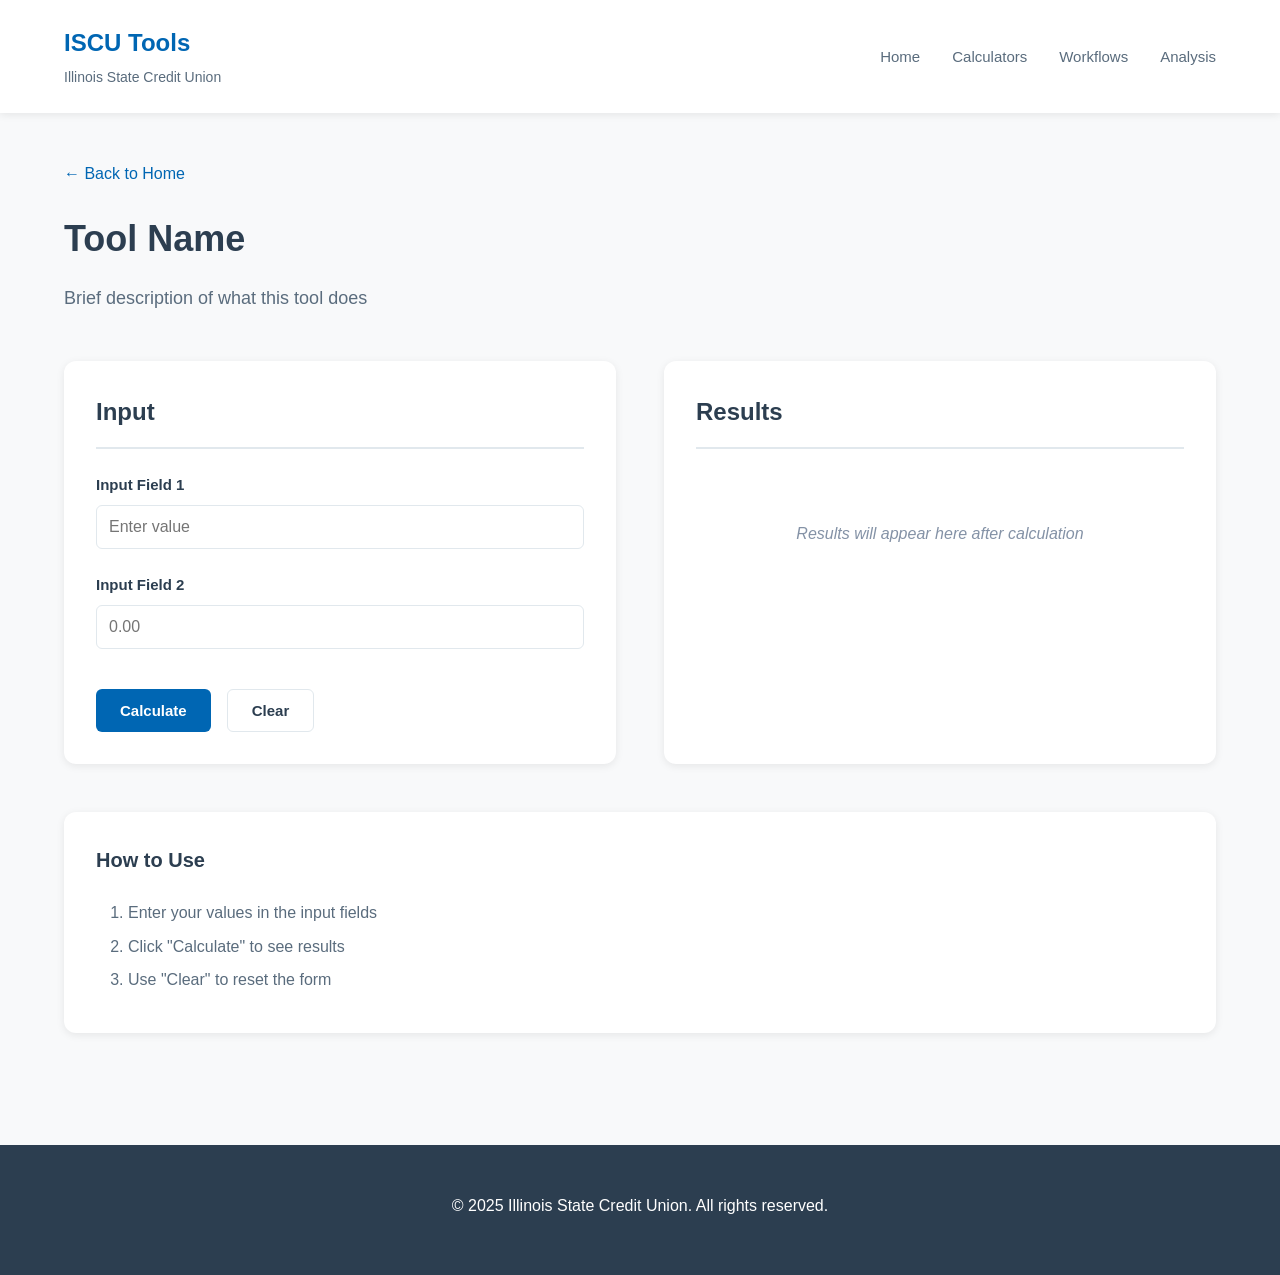
<file: tools/tool-template.html>
<!DOCTYPE html>
<html lang="en">
<head>
    <meta charset="UTF-8">
    <meta name="viewport" content="width=device-width, initial-scale=1.0">
    <title>Tool Name - ISCU Tools</title>
    <link rel="stylesheet" href="../css/styles.css">
    <link rel="stylesheet" href="../css/tool-page.css">
</head>
<body>
    <!-- Header -->
    <header class="main-header">
        <div class="container">
            <div class="header-content">
                <div class="logo">
                    <h1><a href="../index.html" style="text-decoration: none; color: inherit;">ISCU Tools</a></h1>
                    <p class="subtitle">Illinois State Credit Union</p>
                </div>
                <nav class="main-nav">
                    <ul>
                        <li><a href="../index.html">Home</a></li>
                        <li><a href="../index.html#calculators">Calculators</a></li>
                        <li><a href="../index.html#workflows">Workflows</a></li>
                        <li><a href="../index.html#analysis">Analysis</a></li>
                    </ul>
                </nav>
            </div>
        </div>
    </header>

    <!-- Tool Content -->
    <main class="tool-page">
        <div class="container">

            <!-- Tool Header -->
            <div class="tool-header">
                <a href="../index.html" class="back-link">&larr; Back to Home</a>
                <h1>Tool Name</h1>
                <p class="tool-description">Brief description of what this tool does</p>
            </div>

            <!-- Tool Interface -->
            <div class="tool-container">
                <div class="tool-input-section">
                    <h2>Input</h2>

                    <form id="toolForm" class="tool-form">
                        <div class="form-group">
                            <label for="input1">Input Field 1</label>
                            <input type="text" id="input1" name="input1" placeholder="Enter value">
                        </div>

                        <div class="form-group">
                            <label for="input2">Input Field 2</label>
                            <input type="number" id="input2" name="input2" placeholder="0.00">
                        </div>

                        <div class="form-actions">
                            <button type="submit" class="btn-primary">Calculate</button>
                            <button type="reset" class="btn-secondary">Clear</button>
                        </div>
                    </form>
                </div>

                <div class="tool-output-section">
                    <h2>Results</h2>
                    <div id="results" class="results-container">
                        <p class="placeholder-text">Results will appear here after calculation</p>
                    </div>
                </div>
            </div>

            <!-- Tool Info/Help -->
            <div class="tool-info">
                <h3>How to Use</h3>
                <ol>
                    <li>Enter your values in the input fields</li>
                    <li>Click "Calculate" to see results</li>
                    <li>Use "Clear" to reset the form</li>
                </ol>
            </div>

        </div>
    </main>

    <!-- Footer -->
    <footer class="main-footer">
        <div class="container">
            <div class="footer-content">
                <p>&copy; 2025 Illinois State Credit Union. All rights reserved.</p>
            </div>
        </div>
    </footer>

    <script src="../js/main.js"></script>
    <script>
        // Tool-specific JavaScript
        document.addEventListener('DOMContentLoaded', function() {
            const form = document.getElementById('toolForm');
            const resultsDiv = document.getElementById('results');

            form.addEventListener('submit', function(e) {
                e.preventDefault();

                // Get input values
                const input1 = document.getElementById('input1').value;
                const input2 = document.getElementById('input2').value;

                // Perform calculations here
                // Example:
                // const result = calculateSomething(input1, input2);

                // Display results
                resultsDiv.innerHTML = `
                    <div class="result-item">
                        <span class="result-label">Result 1:</span>
                        <span class="result-value">Value here</span>
                    </div>
                `;
            });

            form.addEventListener('reset', function() {
                resultsDiv.innerHTML = '<p class="placeholder-text">Results will appear here after calculation</p>';
            });
        });
    </script>
</body>
</html>
</file>
<file: css/styles.css>
/* ===================================
   CSS Reset & Base Styles
   =================================== */

* {
    margin: 0;
    padding: 0;
    box-sizing: border-box;
}

:root {
    /* Color Palette - Professional Credit Union Theme */
    --primary-color: #0066b3;
    --primary-dark: #004a82;
    --primary-light: #3385c6;
    --secondary-color: #00a651;
    --secondary-dark: #008040;
    --accent-color: #ff6b35;

    /* Neutral Colors */
    --text-primary: #2c3e50;
    --text-secondary: #5a6c7d;
    --text-light: #8492a6;
    --background: #f8f9fa;
    --white: #ffffff;
    --border-color: #e1e8ed;
    --shadow-light: rgba(0, 0, 0, 0.08);
    --shadow-medium: rgba(0, 0, 0, 0.12);

    /* Typography */
    --font-primary: -apple-system, BlinkMacSystemFont, 'Segoe UI', Roboto, Oxygen, Ubuntu, Cantarell, sans-serif;
    --font-size-base: 16px;
    --line-height-base: 1.6;

    /* Spacing */
    --spacing-xs: 0.5rem;
    --spacing-sm: 1rem;
    --spacing-md: 1.5rem;
    --spacing-lg: 2rem;
    --spacing-xl: 3rem;
    --spacing-xxl: 4rem;

    /* Transitions */
    --transition-fast: 0.2s ease;
    --transition-medium: 0.3s ease;
}

body {
    font-family: var(--font-primary);
    font-size: var(--font-size-base);
    line-height: var(--line-height-base);
    color: var(--text-primary);
    background-color: var(--background);
    overflow-x: hidden;
}

.container {
    max-width: 1200px;
    margin: 0 auto;
    padding: 0 var(--spacing-md);
}

/* ===================================
   Header & Navigation
   =================================== */

.main-header {
    background-color: var(--white);
    box-shadow: 0 2px 8px var(--shadow-light);
    position: sticky;
    top: 0;
    z-index: 1000;
}

.header-content {
    display: flex;
    justify-content: space-between;
    align-items: center;
    padding: var(--spacing-md) 0;
}

.logo h1 {
    font-size: 1.5rem;
    color: var(--primary-color);
    font-weight: 700;
    margin-bottom: 0.25rem;
}

.logo .subtitle {
    font-size: 0.875rem;
    color: var(--text-secondary);
    font-weight: 500;
}

.main-nav ul {
    display: flex;
    list-style: none;
    gap: var(--spacing-lg);
}

.main-nav a {
    text-decoration: none;
    color: var(--text-secondary);
    font-weight: 500;
    font-size: 0.9375rem;
    transition: color var(--transition-fast);
    position: relative;
    padding: 0.5rem 0;
}

.main-nav a:hover,
.main-nav a.active {
    color: var(--primary-color);
}

.main-nav a.active::after {
    content: '';
    position: absolute;
    bottom: 0;
    left: 0;
    right: 0;
    height: 2px;
    background-color: var(--primary-color);
}

.mobile-menu-toggle {
    display: none;
    flex-direction: column;
    gap: 4px;
    background: none;
    border: none;
    cursor: pointer;
    padding: 0.5rem;
}

.mobile-menu-toggle span {
    display: block;
    width: 24px;
    height: 3px;
    background-color: var(--text-primary);
    transition: all var(--transition-fast);
}

/* ===================================
   Hero Section
   =================================== */

.hero {
    background: linear-gradient(135deg, var(--primary-color) 0%, var(--primary-dark) 100%);
    color: var(--white);
    padding: var(--spacing-xxl) 0;
    text-align: center;
}

.hero-content h2 {
    font-size: 2.5rem;
    font-weight: 700;
    margin-bottom: var(--spacing-md);
}

.hero-content p {
    font-size: 1.125rem;
    opacity: 0.95;
    max-width: 600px;
    margin: 0 auto;
}

/* ===================================
   Main Content & Sections
   =================================== */

.main-content {
    padding: var(--spacing-xxl) 0;
}

.tool-section {
    margin-bottom: var(--spacing-xxl);
    scroll-margin-top: 80px;
}

.section-header {
    text-align: center;
    margin-bottom: var(--spacing-xl);
}

.section-header h2 {
    font-size: 2rem;
    color: var(--text-primary);
    margin-bottom: var(--spacing-sm);
    font-weight: 700;
}

.section-header p {
    font-size: 1.0625rem;
    color: var(--text-secondary);
}

/* ===================================
   Tool Grid & Cards
   =================================== */

.tool-grid {
    display: grid;
    grid-template-columns: repeat(auto-fit, minmax(300px, 1fr));
    gap: var(--spacing-lg);
}

.tool-card {
    background: var(--white);
    border-radius: 12px;
    padding: var(--spacing-lg);
    box-shadow: 0 2px 8px var(--shadow-light);
    transition: all var(--transition-medium);
    display: flex;
    flex-direction: column;
    align-items: center;
    text-align: center;
}

.tool-card:hover {
    transform: translateY(-4px);
    box-shadow: 0 8px 16px var(--shadow-medium);
}

.tool-card.placeholder {
    opacity: 0.85;
}

.tool-icon {
    font-size: 3rem;
    margin-bottom: var(--spacing-md);
}

.tool-card h3 {
    font-size: 1.25rem;
    color: var(--text-primary);
    margin-bottom: var(--spacing-sm);
    font-weight: 600;
}

.tool-card p {
    color: var(--text-secondary);
    margin-bottom: var(--spacing-md);
    flex-grow: 1;
}

/* ===================================
   Buttons
   =================================== */

.btn-primary {
    background-color: var(--primary-color);
    color: var(--white);
    border: none;
    padding: 0.75rem 1.5rem;
    border-radius: 6px;
    font-size: 0.9375rem;
    font-weight: 600;
    cursor: pointer;
    transition: all var(--transition-fast);
}

.btn-primary:hover:not(:disabled) {
    background-color: var(--primary-dark);
    transform: translateY(-1px);
}

.btn-primary:disabled {
    background-color: var(--border-color);
    color: var(--text-light);
    cursor: not-allowed;
}

/* ===================================
   Footer
   =================================== */

.main-footer {
    background-color: var(--text-primary);
    color: var(--white);
    padding: var(--spacing-xl) 0;
    margin-top: var(--spacing-xxl);
}

.footer-content {
    text-align: center;
}

.footer-content p {
    margin-bottom: 0.5rem;
}

.footer-note {
    font-size: 0.875rem;
    opacity: 0.8;
}

/* ===================================
   Responsive Design
   =================================== */

@media (max-width: 768px) {
    .hero-content h2 {
        font-size: 2rem;
    }

    .hero-content p {
        font-size: 1rem;
    }

    .section-header h2 {
        font-size: 1.75rem;
    }

    .tool-grid {
        grid-template-columns: 1fr;
    }

    .mobile-menu-toggle {
        display: flex;
    }

    .main-nav {
        position: absolute;
        top: 100%;
        left: 0;
        right: 0;
        background-color: var(--white);
        box-shadow: 0 4px 8px var(--shadow-light);
        max-height: 0;
        overflow: hidden;
        transition: max-height var(--transition-medium);
    }

    .main-nav.active {
        max-height: 400px;
    }

    .main-nav ul {
        flex-direction: column;
        gap: 0;
        padding: var(--spacing-md) 0;
    }

    .main-nav a {
        display: block;
        padding: var(--spacing-sm) var(--spacing-md);
    }

    .main-nav a.active::after {
        display: none;
    }
}

@media (max-width: 480px) {
    .container {
        padding: 0 var(--spacing-sm);
    }

    .hero {
        padding: var(--spacing-xl) 0;
    }

    .hero-content h2 {
        font-size: 1.75rem;
    }

    .main-content {
        padding: var(--spacing-xl) 0;
    }

    .tool-section {
        margin-bottom: var(--spacing-xl);
    }
}

/* ===================================
   Utility Classes
   =================================== */

.text-center {
    text-align: center;
}

.mt-1 { margin-top: var(--spacing-xs); }
.mt-2 { margin-top: var(--spacing-sm); }
.mt-3 { margin-top: var(--spacing-md); }
.mt-4 { margin-top: var(--spacing-lg); }

.mb-1 { margin-bottom: var(--spacing-xs); }
.mb-2 { margin-bottom: var(--spacing-sm); }
.mb-3 { margin-bottom: var(--spacing-md); }
.mb-4 { margin-bottom: var(--spacing-lg); }
</file>
<file: css/tool-page.css>
/* ===================================
   Tool Page Specific Styles
   =================================== */

.tool-page {
    padding: var(--spacing-xl) 0;
    min-height: calc(100vh - 300px);
}

/* Tool Header */
.tool-header {
    margin-bottom: var(--spacing-xl);
}

.back-link {
    display: inline-flex;
    align-items: center;
    color: var(--primary-color);
    text-decoration: none;
    font-weight: 500;
    margin-bottom: var(--spacing-md);
    transition: color var(--transition-fast);
}

.back-link:hover {
    color: var(--primary-dark);
}

.tool-header h1 {
    font-size: 2.25rem;
    color: var(--text-primary);
    margin-bottom: var(--spacing-sm);
}

.tool-description {
    font-size: 1.125rem;
    color: var(--text-secondary);
}

/* Tool Container */
.tool-container {
    display: grid;
    grid-template-columns: 1fr 1fr;
    gap: var(--spacing-xl);
    margin-bottom: var(--spacing-xl);
}

.tool-input-section,
.tool-output-section {
    background: var(--white);
    padding: var(--spacing-lg);
    border-radius: 12px;
    box-shadow: 0 2px 8px var(--shadow-light);
}

.tool-input-section h2,
.tool-output-section h2 {
    font-size: 1.5rem;
    color: var(--text-primary);
    margin-bottom: var(--spacing-md);
    padding-bottom: var(--spacing-sm);
    border-bottom: 2px solid var(--border-color);
}

/* Form Styles */
.tool-form {
    display: flex;
    flex-direction: column;
    gap: var(--spacing-md);
}

.form-group {
    display: flex;
    flex-direction: column;
}

.form-group label {
    font-weight: 600;
    color: var(--text-primary);
    margin-bottom: var(--spacing-xs);
    font-size: 0.9375rem;
}

.form-group input,
.form-group select,
.form-group textarea {
    padding: 0.75rem;
    border: 1px solid var(--border-color);
    border-radius: 6px;
    font-size: 1rem;
    font-family: var(--font-primary);
    transition: border-color var(--transition-fast);
}

.form-group input:focus,
.form-group select:focus,
.form-group textarea:focus {
    outline: none;
    border-color: var(--primary-color);
}

.form-group textarea {
    resize: vertical;
    min-height: 100px;
}

.form-group small {
    color: var(--text-secondary);
    font-size: 0.875rem;
    margin-top: 0.25rem;
}

.form-actions {
    display: flex;
    gap: var(--spacing-sm);
    margin-top: var(--spacing-sm);
}

.btn-secondary {
    background-color: var(--white);
    color: var(--text-primary);
    border: 1px solid var(--border-color);
    padding: 0.75rem 1.5rem;
    border-radius: 6px;
    font-size: 0.9375rem;
    font-weight: 600;
    cursor: pointer;
    transition: all var(--transition-fast);
}

.btn-secondary:hover {
    background-color: var(--background);
    border-color: var(--text-secondary);
}

/* Results Section */
.results-container {
    min-height: 200px;
}

.placeholder-text {
    color: var(--text-light);
    text-align: center;
    padding: var(--spacing-xl);
    font-style: italic;
}

.result-item {
    display: flex;
    justify-content: space-between;
    align-items: center;
    padding: var(--spacing-md);
    background-color: var(--background);
    border-radius: 8px;
    margin-bottom: var(--spacing-sm);
}

.result-label {
    font-weight: 600;
    color: var(--text-primary);
}

.result-value {
    font-size: 1.25rem;
    color: var(--primary-color);
    font-weight: 700;
}

.result-highlight {
    background-color: var(--primary-color);
    color: var(--white);
    padding: var(--spacing-md) var(--spacing-lg);
    border-radius: 8px;
    text-align: center;
    margin: var(--spacing-md) 0;
}

.result-highlight .result-value {
    font-size: 2rem;
    color: var(--white);
    display: block;
    margin-top: var(--spacing-xs);
}

/* Tool Info */
.tool-info {
    background: var(--white);
    padding: var(--spacing-lg);
    border-radius: 12px;
    box-shadow: 0 2px 8px var(--shadow-light);
}

.tool-info h3 {
    font-size: 1.25rem;
    color: var(--text-primary);
    margin-bottom: var(--spacing-md);
}

.tool-info ol,
.tool-info ul {
    padding-left: var(--spacing-lg);
    color: var(--text-secondary);
}

.tool-info li {
    margin-bottom: var(--spacing-xs);
}

/* Alert/Notice Boxes */
.alert {
    padding: var(--spacing-md);
    border-radius: 8px;
    margin-bottom: var(--spacing-md);
    border-left: 4px solid;
}

.alert-info {
    background-color: #e3f2fd;
    border-color: #2196f3;
    color: #0d47a1;
}

.alert-success {
    background-color: #e8f5e9;
    border-color: #4caf50;
    color: #1b5e20;
}

.alert-warning {
    background-color: #fff3e0;
    border-color: #ff9800;
    color: #e65100;
}

.alert-error {
    background-color: #ffebee;
    border-color: #f44336;
    color: #b71c1c;
}

/* Responsive Design */
@media (max-width: 968px) {
    .tool-container {
        grid-template-columns: 1fr;
    }

    .tool-output-section {
        order: 2;
    }
}

@media (max-width: 768px) {
    .tool-header h1 {
        font-size: 1.75rem;
    }

    .form-actions {
        flex-direction: column;
    }

    .form-actions button {
        width: 100%;
    }
}
</file>
